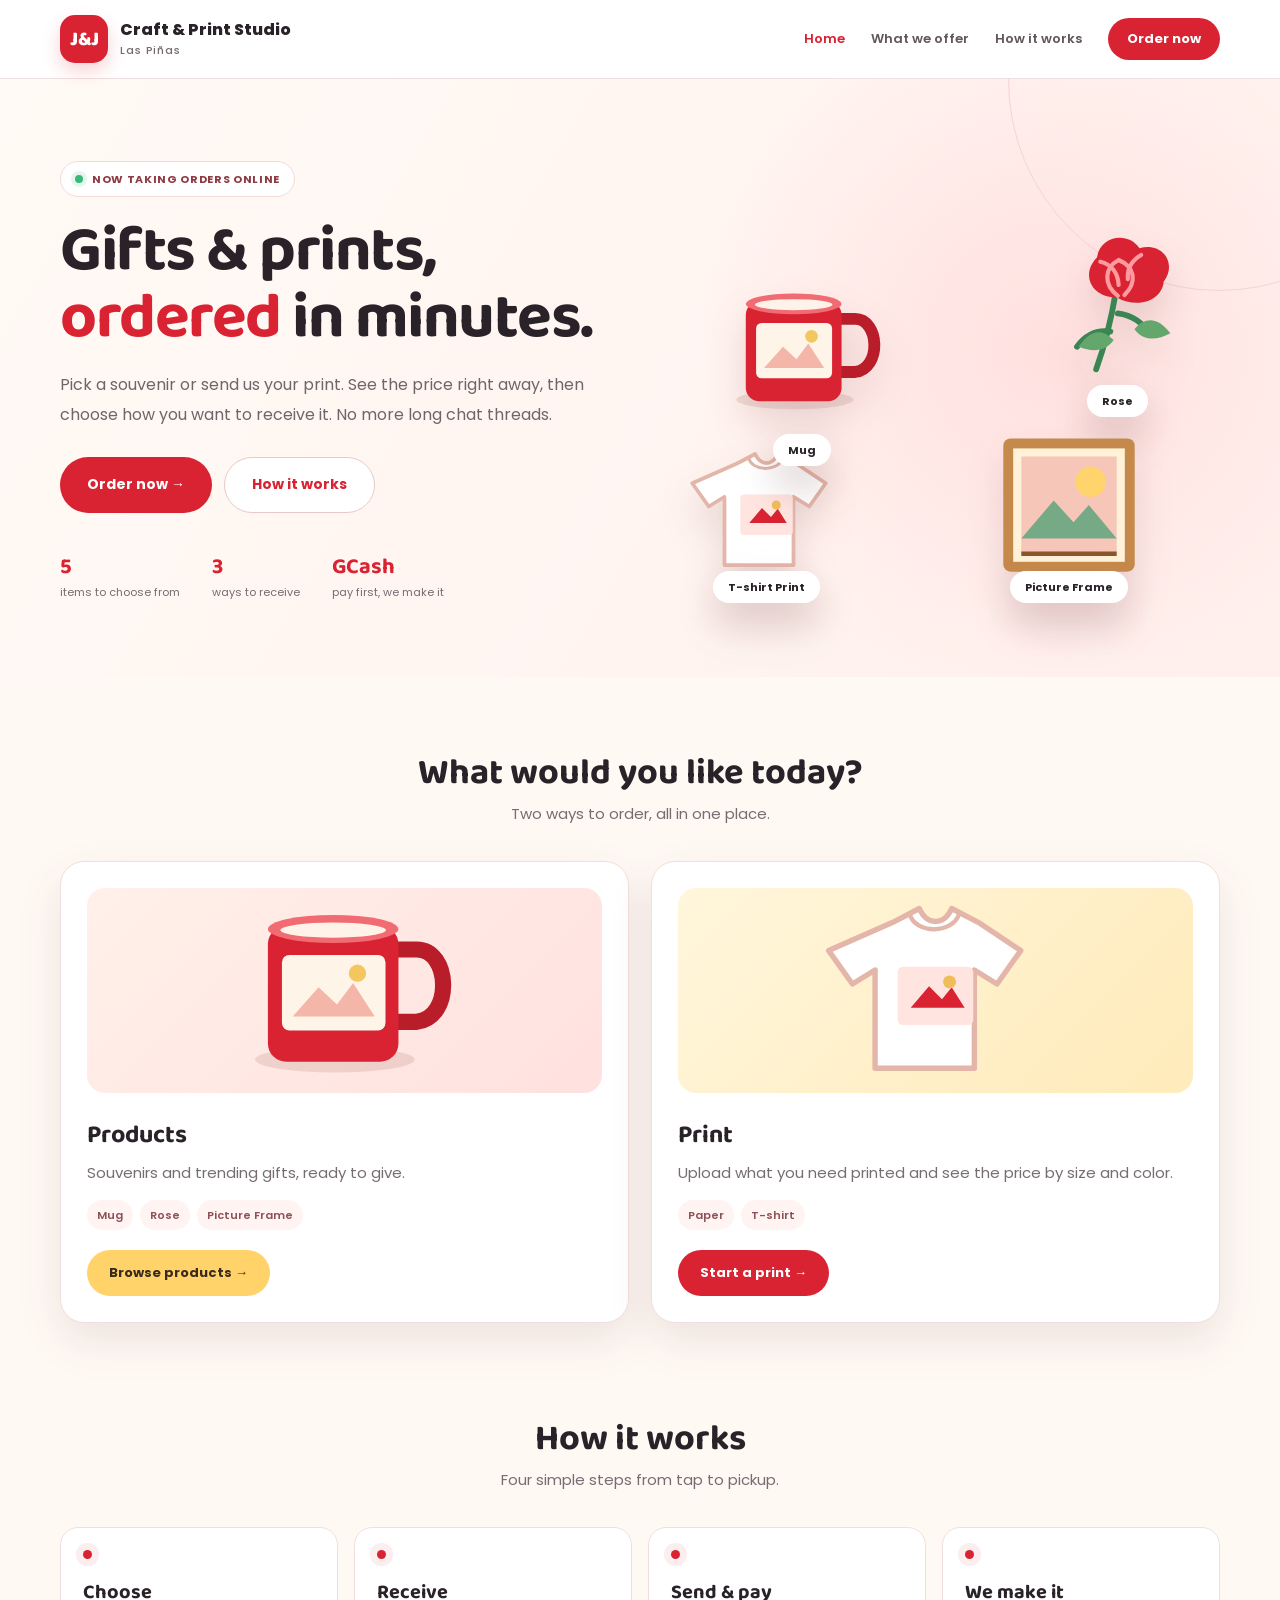
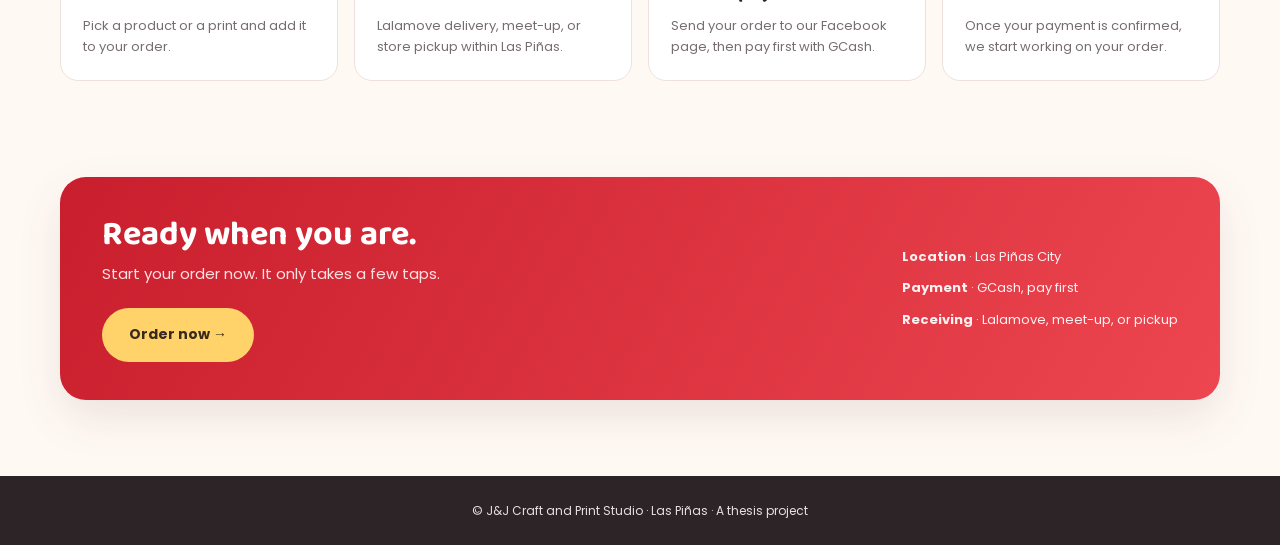
<file: jj-studio/index.html>
<!doctype html>
<html lang="en">
<head>
<meta charset="utf-8">
<meta name="viewport" content="width=device-width, initial-scale=1">
<title>J&J Craft and Print Studio – Order gifts and prints online</title>
<meta name="description" content="Order souvenirs and prints from J&J Craft and Print Studio in Las Piñas.">
<link rel="preconnect" href="https://fonts.googleapis.com">
<link rel="preconnect" href="https://fonts.gstatic.com" crossorigin>
<link href="https://fonts.googleapis.com/css2?family=Baloo+2:wght@700;800&family=Poppins:wght@400;500;600;700&display=swap" rel="stylesheet">
<link rel="stylesheet" href="css/style.css">
</head>
<body>
<header class="site">
  <div class="container nav">
    <a href="index.html" class="brand"><span class="logo">J&amp;J</span><span>Craft &amp; Print Studio<small>Las Piñas</small></span></a>
    <div class="nav-links">
      <a class="link active" href="index.html">Home</a>
      <a class="link" href="#offer">What we offer</a>
      <a class="link" href="#how">How it works</a>
      <a class="btn btn-primary btn-sm" href="order.html">Order now</a>
    </div>
  </div>
</header>

<section class="hero">
  <div class="container hero-grid">
    <div>
      <span class="eyebrow"><i></i> Now taking orders online</span>
      <h1>Gifts &amp; prints, <span>ordered</span> in minutes.</h1>
      <p class="lead">Pick a souvenir or send us your print. See the price right away, then choose how you want to receive it. No more long chat threads.</p>
      <div class="hero-cta">
        <a class="btn btn-primary btn-lg" href="order.html">Order now →</a>
        <a class="btn btn-ghost btn-lg" href="#how">How it works</a>
      </div>
      <div class="hero-stats">
        <div><b>5</b><span>items to choose from</span></div>
        <div><b>3</b><span>ways to receive</span></div>
        <div><b>GCash</b><span>pay first, we make it</span></div>
      </div>
    </div>
    <div class="hero-art" aria-hidden="true">
      <div class="float a" id="hMug"><span class="chip">Mug</span></div>
      <div class="float b" id="hRose"><span class="chip">Rose</span></div>
      <div class="float c" id="hFrame"><span class="chip">Picture Frame</span></div>
      <div class="float d" id="hShirt"><span class="chip">T-shirt Print</span></div>
    </div>
  </div>
</section>

<section class="block" id="offer">
  <div class="container">
    <div class="sec-head">
      <h2>What would you like today?</h2>
      <p>Two ways to order, all in one place.</p>
    </div>
    <div class="offer-grid">
      <a class="offer prod" href="order.html?type=product">
        <div class="art" id="oProd"></div>
        <h3>Products</h3>
        <p>Souvenirs and trending gifts, ready to give.</p>
        <div class="tags"><span>Mug</span><span>Rose</span><span>Picture Frame</span></div>
        <span class="btn btn-yellow" style="width:max-content">Browse products →</span>
      </a>
      <a class="offer print" href="order.html?type=print">
        <div class="art" id="oPrint"></div>
        <h3>Print</h3>
        <p>Upload what you need printed and see the price by size and color.</p>
        <div class="tags"><span>Paper</span><span>T-shirt</span></div>
        <span class="btn btn-primary" style="width:max-content">Start a print →</span>
      </a>
    </div>
  </div>
</section>

<section class="block" id="how" style="padding-top:20px">
  <div class="container">
    <div class="sec-head">
      <h2>How it works</h2>
      <p>Four simple steps from tap to pickup.</p>
    </div>
    <div class="steps">
      <div class="step"><h3>Choose</h3><p>Pick a product or a print and add it to your order.</p></div>
      <div class="step"><h3>Receive</h3><p>Lalamove delivery, meet-up, or store pickup within Las Piñas.</p></div>
      <div class="step"><h3>Send &amp; pay</h3><p>Send your order to our Facebook page, then pay first with GCash.</p></div>
      <div class="step"><h3>We make it</h3><p>Once your payment is confirmed, we start working on your order.</p></div>
    </div>
  </div>
</section>

<section class="block" style="padding-top:20px">
  <div class="container">
    <div class="band">
      <div>
        <h2>Ready when you are.</h2>
        <p>Start your order now. It only takes a few taps.</p>
        <a class="btn btn-yellow btn-lg" href="order.html" style="margin-top:22px">Order now →</a>
      </div>
      <div class="info">
        <div><b>Location</b> · Las Piñas City</div>
        <div><b>Payment</b> · GCash, pay first</div>
        <div><b>Receiving</b> · Lalamove, meet-up, or pickup</div>
      </div>
    </div>
  </div>
</section>

<footer class="site-foot">
  <div class="container">© J&amp;J Craft and Print Studio · Las Piñas · A thesis project</div>
</footer>

<script src="js/art.js"></script>
<script>
  const put = (id, html) => document.getElementById(id).innerHTML = html;
  put('hMug', ART.mug + document.querySelector('#hMug').innerHTML);
  put('hRose', ART.rose + document.querySelector('#hRose').innerHTML);
  put('hFrame', ART.frame + document.querySelector('#hFrame').innerHTML);
  put('hShirt', ART.tshirt + document.querySelector('#hShirt').innerHTML);
  put('oProd', ART.mug);
  put('oPrint', ART.tshirt);
</script>
</body>
</html>
</file>
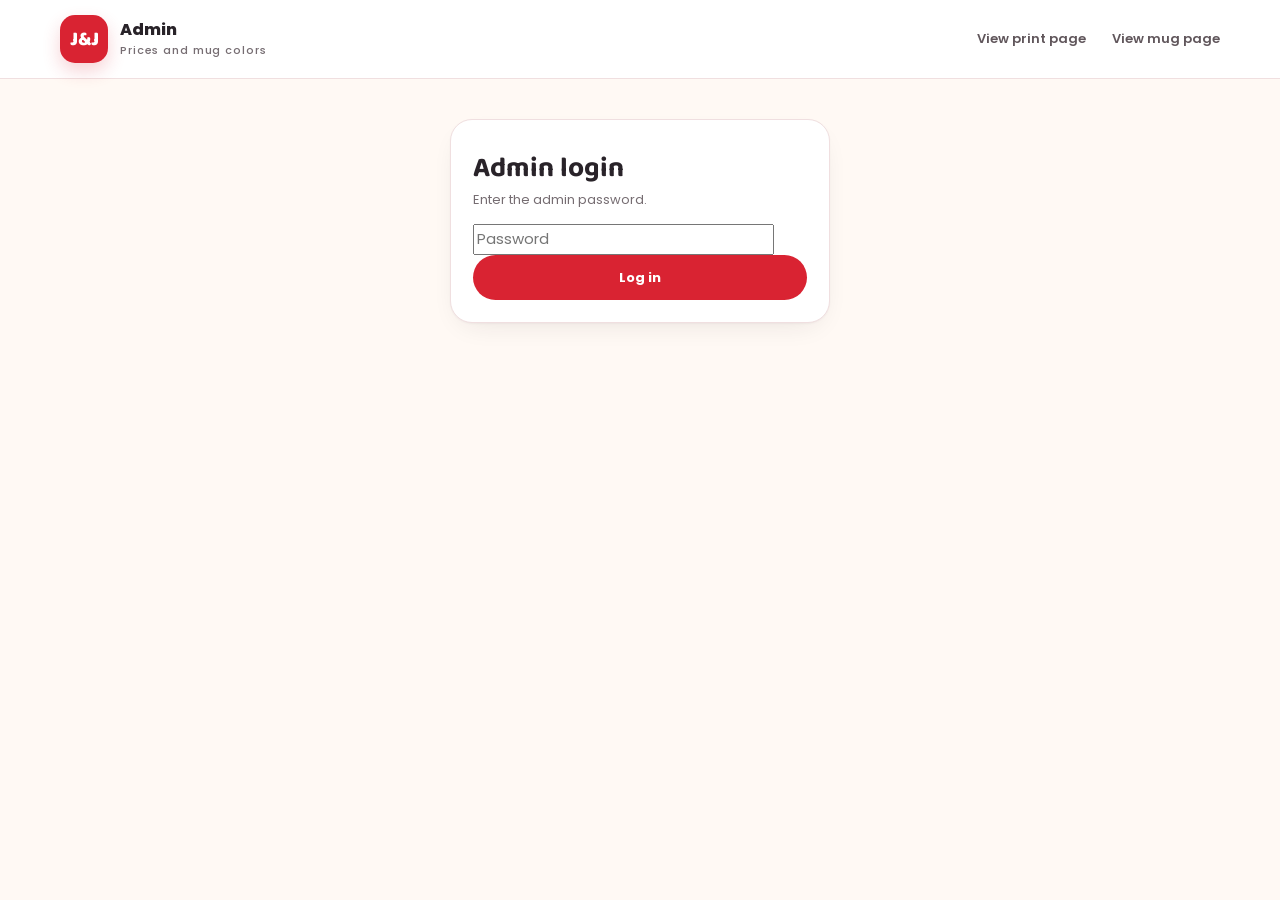
<file: jj-studio/admin.html>
<!doctype html>
<html lang="en">
<head>
<meta charset="utf-8">
<meta name="viewport" content="width=device-width, initial-scale=1">
<meta name="robots" content="noindex">
<title>Admin – Prices and Mug Colors</title>
<link href="https://fonts.googleapis.com/css2?family=Baloo+2:wght@700;800&family=Poppins:wght@400;500;600;700&display=swap" rel="stylesheet">
<link rel="stylesheet" href="css/style.css">
<link rel="stylesheet" href="css/print.css">
<link rel="stylesheet" href="css/mug.css">
</head>
<body>
<header class="site"><div class="container nav">
  <a href="index.html" class="brand"><span class="logo">J&amp;J</span><span>Admin<small>Prices and mug colors</small></span></a>
  <div class="nav-links"><a class="link" href="print.html">View print page</a><a class="link" href="customize-mug.html">View mug page</a><button class="btn btn-ghost btn-sm" id="logout" type="button" hidden>Log out</button></div>
</div></header>

<main class="container">
  <section class="pr-card ad-login" id="login">
    <h1 class="pr-title" style="font-size:28px">Admin login</h1>
    <p class="muted">Enter the admin password.</p>
    <input type="password" id="pw" placeholder="Password" autocomplete="current-password">
    <button class="btn btn-primary" id="go" type="button" style="width:100%">Log in</button>
    <p class="pr-err" id="loginErr" hidden>Wrong password.</p>
  </section>

  <section class="ad-wrap" id="editor" hidden>
    <h1 class="pr-title">Paper print prices</h1>
    <p class="pr-sub">Prices are per page, in pesos. Changes show on the print page right after you save.</p>
    <div id="tables"></div>
    <div class="ad-bar">
      <button class="btn btn-primary btn-lg" id="save" type="button">Save prices</button>
      <button class="btn btn-ghost btn-lg" id="reset" type="button">Reset to default</button>
      <span class="ad-ok" id="ok" hidden>Saved ✓</span>
    </div>
    <p class="muted">Temporary setup: prices, mug colors and the password are saved in this browser only, so other devices will not see your changes. When the PHP/MySQL back end is added, this page will save to the database with a real login.</p>
  </section>
</main>

<script src="js/prices.js"></script>
<script src="js/mugcolors.js"></script>
<script src="js/admin.js"></script>
</body>
</html>
</file>
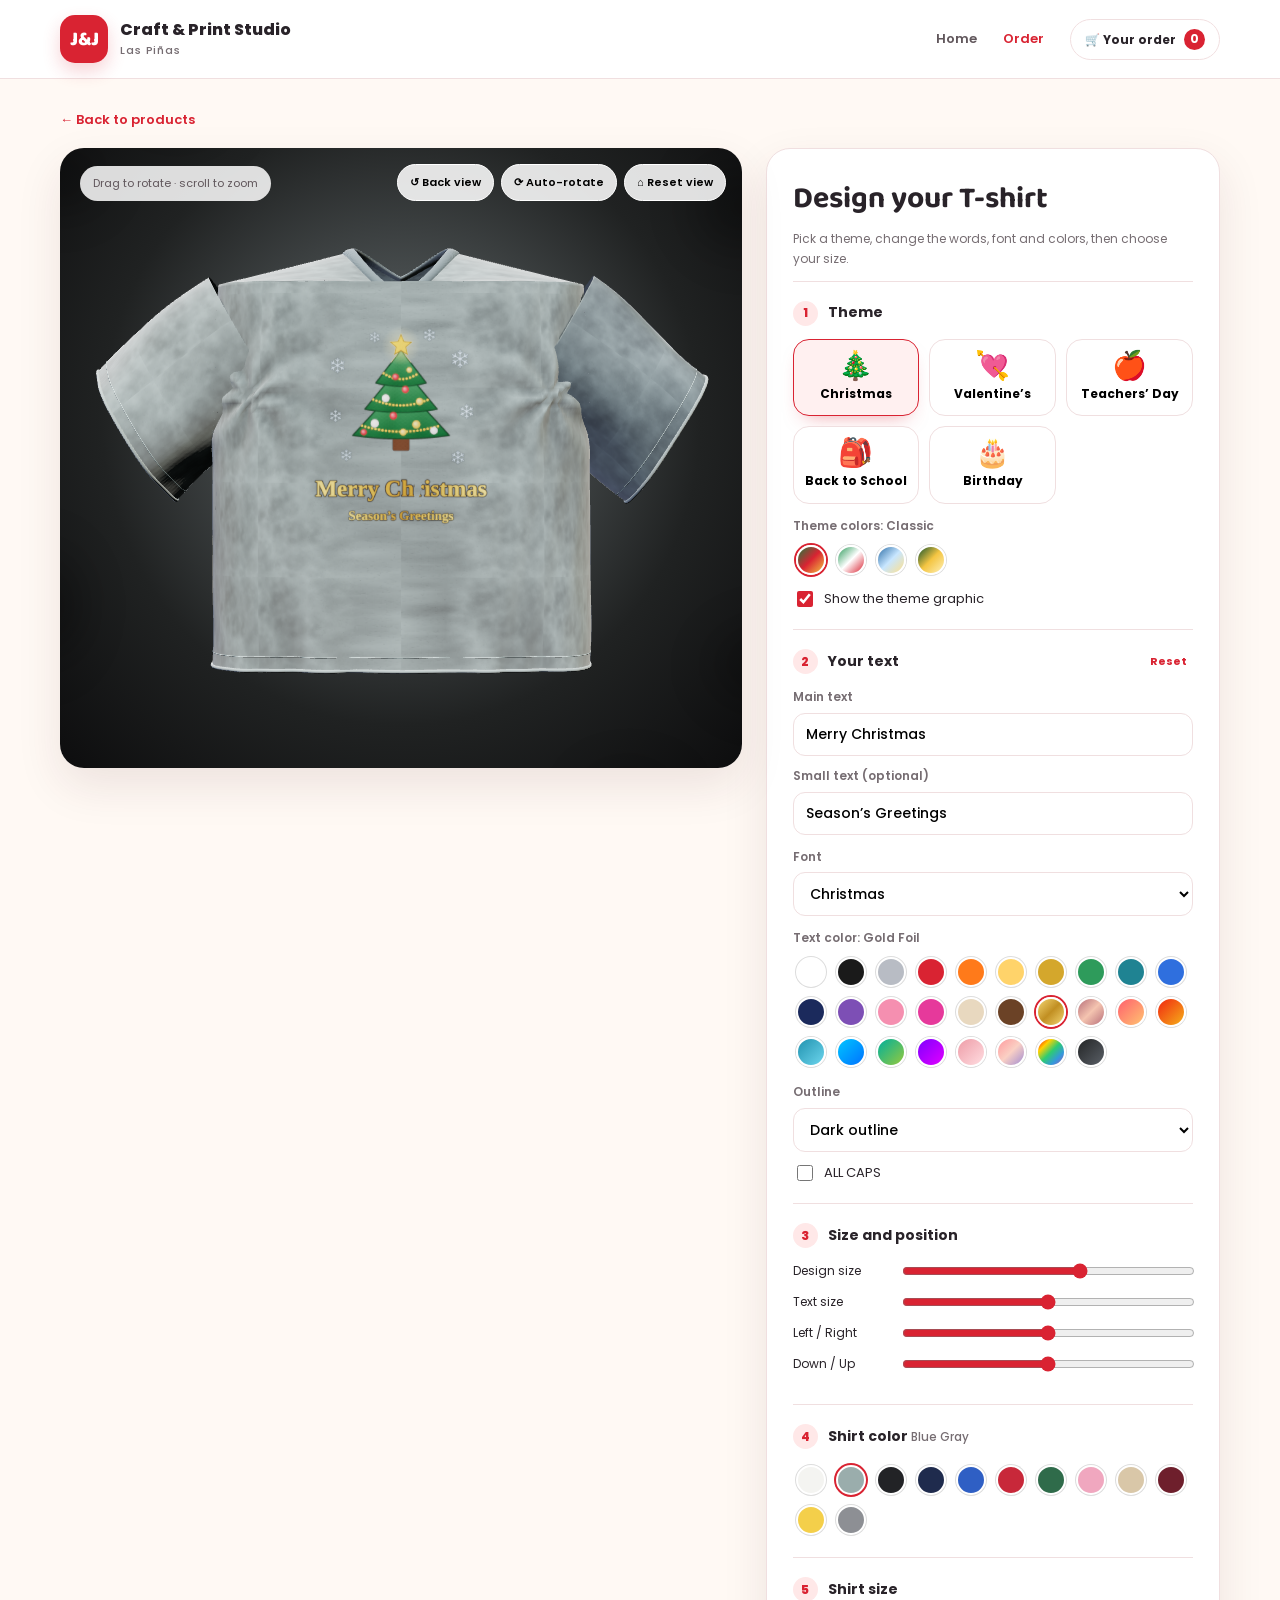
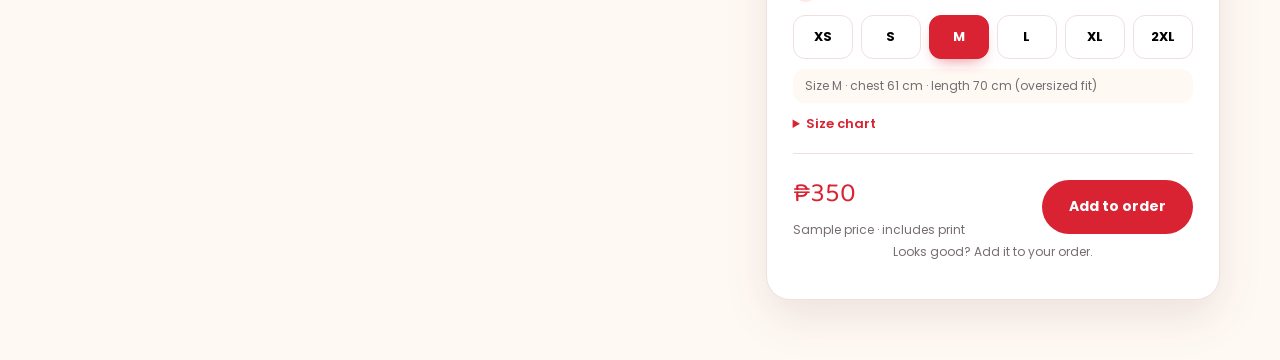
<file: jj-studio/customize-tshirt.html>
<!doctype html>
<html lang="en">
<head>
<meta charset="utf-8">
<meta name="viewport" content="width=device-width, initial-scale=1">
<title>Design your T-shirt – J&J Craft and Print Studio</title>
<link rel="preconnect" href="https://fonts.googleapis.com">
<link rel="preconnect" href="https://fonts.gstatic.com" crossorigin>
<link href="https://fonts.googleapis.com/css2?family=Anton&family=Bangers&family=Baloo+2:wght@700;800&family=Chewy&family=Dancing+Script:wght@700&family=Great+Vibes&family=Lobster&family=Mountains+of+Christmas:wght@700&family=Pacifico&family=Permanent+Marker&family=Playfair+Display:ital,wght@1,700&family=Poppins:wght@400;500;600;700&display=swap" rel="stylesheet">
<link rel="stylesheet" href="css/style.css">
<style>
  [hidden]{display:none!important}
  /* dark studio look, like the reference photo */
  .viewport{background:radial-gradient(ellipse at 50% 44%,#70797a 0%,#464b4c 30%,#202222 62%,#0d0d0e 100%)}
  .viewport::before{content:"";position:absolute;inset:-10%;z-index:0;pointer-events:none;filter:blur(22px);opacity:.75;
    background:
      radial-gradient(ellipse 90px 70px at 8% 12%,rgba(0,0,0,.6),transparent 70%),
      radial-gradient(ellipse 110px 60px at 22% 4%,rgba(0,0,0,.55),transparent 70%),
      radial-gradient(ellipse 100px 90px at 92% 16%,rgba(0,0,0,.6),transparent 70%),
      radial-gradient(ellipse 80px 110px at 6% 70%,rgba(0,0,0,.6),transparent 70%),
      radial-gradient(ellipse 120px 80px at 96% 78%,rgba(0,0,0,.6),transparent 70%),
      radial-gradient(ellipse 90px 60px at 78% 96%,rgba(0,0,0,.55),transparent 70%)}
  .viewport canvas{position:relative;z-index:1}
  .viewport .vp-hint,.viewport .vp-tools{z-index:2}
  .vp-hint.gone{opacity:0;transition:.4s}

  .thm-grid{display:grid;grid-template-columns:repeat(auto-fill,minmax(104px,1fr));gap:10px}
  .thm{display:flex;flex-direction:column;align-items:center;gap:4px;padding:12px 8px;border:1.5px solid var(--line);border-radius:16px;background:#fff;cursor:pointer;font-family:inherit;transition:.15s}
  .thm span{font-size:28px;line-height:1}.thm b{font-size:12px;text-align:center}
  .thm:hover{border-color:#e9a9ae;transform:translateY(-2px)}
  .thm.on{border-color:var(--red);background:#fff0f0;box-shadow:0 10px 20px -12px rgba(217,35,50,.5)}
  .txt-in{width:100%;padding:10px 12px;border:1px solid var(--line);border-radius:12px;font:500 14px Poppins,sans-serif;background:#fff}
  .txt-in:focus{outline:2px solid var(--red);outline-offset:1px}
  .fld{margin-bottom:10px}
  .lbl{font-size:12px;color:var(--muted);margin:12px 0 6px;font-weight:600}
  .swatches{max-height:132px;overflow-y:auto;padding:3px}
  .sw{background:var(--c);transition:transform .15s}.sw:hover{transform:scale(1.1)}
  .chk{display:flex;align-items:center;gap:8px;font-size:13px;margin-top:10px;cursor:pointer}
  .chk input{accent-color:var(--red);width:16px;height:16px}
  .szrow{display:grid;grid-template-columns:repeat(6,1fr);gap:8px}
  .szb{padding:11px 0;border:1.5px solid var(--line);border-radius:12px;background:#fff;font:700 13px Poppins,sans-serif;cursor:pointer;transition:.15s}
  .szb:hover{border-color:#e9a9ae}
  .szb.on{border-color:var(--red);background:var(--red);color:#fff;box-shadow:0 8px 16px -8px rgba(217,35,50,.6)}
  .specs{margin:10px 0 0;padding:8px 12px;border-radius:12px;background:var(--cream);line-height:1.5}
  details{margin-top:10px;font-size:13px}
  summary{cursor:pointer;color:var(--red);font-weight:600}
  .chart{width:100%;border-collapse:collapse;margin-top:8px;font-size:13px}
  .chart th{background:var(--pink);text-align:left;padding:7px 10px;font-size:12px}
  .chart td{padding:7px 10px;border-top:1px solid var(--line)}
  @media(max-width:560px){.szrow{grid-template-columns:repeat(3,1fr)}}
</style>
<script type="importmap">
{ "imports": { "three": "./js/vendor/three.module.min.js" } }
</script>
</head>
<body>
<header class="site">
  <div class="container nav">
    <a href="index.html" class="brand"><span class="logo">J&amp;J</span><span>Craft &amp; Print Studio<small>Las Piñas</small></span></a>
    <div class="nav-links">
      <a class="link" href="index.html">Home</a>
      <a class="link active" href="order.html">Order</a>
      <a class="cart-pill" href="order.html?type=product&open=cart">🛒 <span>Your order</span> <b data-cart-count>0</b></a>
    </div>
  </div>
</header>

<main class="container ed">
  <a class="back" href="products.html">← Back to products</a>
  <div class="ed-grid">
    <section class="viewport" id="viewport" aria-label="3D T-shirt preview">
      <div class="vp-hint" id="hint">Drag to rotate · scroll to zoom</div>
      <div class="vp-tools">
        <button class="vp-btn" id="back" type="button">↺ Back view</button>
        <button class="vp-btn" id="spin" aria-pressed="false" type="button">⟳ Auto-rotate</button>
        <button class="vp-btn" id="reset" type="button">⌂ Reset view</button>
      </div>
      <div class="vp-load" id="loading">Loading 3D…</div>
    </section>

    <aside class="panel">
      <h1>Design your T-shirt</h1>
      <p class="sub">Pick a theme, change the words, font and colors, then choose your size.</p>

      <div class="ed-sec">
        <div class="ed-h"><span class="ed-num">1</span><h3>Theme</h3></div>
        <div class="thm-grid" id="themes"></div>
        <div class="lbl">Theme colors: <span id="schemeName"></span></div>
        <div class="swatches" id="schemes"></div>
        <label class="chk"><input type="checkbox" id="showArt" checked> Show the theme graphic</label>
      </div>

      <div class="ed-sec">
        <div class="ed-h"><span class="ed-num">2</span><h3>Your text</h3><button class="linkbtn" id="resetDesign" type="button">Reset</button></div>
        <div class="fld"><div class="lbl" style="margin-top:0">Main text</div><input class="txt-in" id="t1" type="text" maxlength="28" placeholder="e.g. Merry Christmas"></div>
        <div class="fld"><div class="lbl" style="margin-top:0">Small text (optional)</div><input class="txt-in" id="t2" type="text" maxlength="36" placeholder="e.g. The Santos Family"></div>
        <div class="lbl">Font</div>
        <select class="txt-in" id="font" aria-label="Font"></select>
        <div class="lbl">Text color: <span id="fillName">White</span></div>
        <div class="swatches" id="tcolors"></div>
        <div class="lbl">Outline</div>
        <select class="txt-in" id="outline" aria-label="Text outline">
          <option value="dark" selected>Dark outline</option>
          <option value="light">Light outline</option>
          <option value="none">No outline</option>
        </select>
        <label class="chk"><input type="checkbox" id="caps"> ALL CAPS</label>
      </div>

      <div class="ed-sec">
        <div class="ed-h"><span class="ed-num">3</span><h3>Size and position</h3></div>
        <div class="rng"><label for="scale">Design size</label><input type="range" id="scale" min="0.5" max="1.15" step="0.01" value="0.9"></div>
        <div class="rng"><label for="tsize">Text size</label><input type="range" id="tsize" min="0.6" max="1.4" step="0.01" value="1"></div>
        <div class="rng"><label for="tx">Left / Right</label><input type="range" id="tx" min="-1" max="1" step="0.01" value="0"></div>
        <div class="rng"><label for="ty">Down / Up</label><input type="range" id="ty" min="-1" max="1" step="0.01" value="0"></div>
      </div>

      <div class="ed-sec">
        <div class="ed-h"><span class="ed-num">4</span><h3>Shirt color <small id="shirtName">Blue Gray</small></h3></div>
        <div class="swatches" id="scolors"></div>
      </div>

      <div class="ed-sec">
        <div class="ed-h"><span class="ed-num">5</span><h3>Shirt size</h3></div>
        <div class="szrow" id="sizes"></div>
        <p class="muted specs" id="sizeInfo"></p>
        <details>
          <summary>Size chart</summary>
          <table class="chart"><thead><tr><th>Size</th><th>Chest (cm)</th><th>Length (cm)</th></tr></thead><tbody id="chart"></tbody></table>
        </details>
      </div>

      <div class="ed-foot">
        <div><div class="price" id="price">₱350</div><small class="muted">Sample price · includes print</small></div>
        <button class="btn btn-primary btn-lg" id="add" disabled>Add to order</button>
      </div>
      <p class="muted center" id="addHint">Looks good? Add it to your order.</p>
    </aside>
  </div>
</main>

<script src="js/cart.js"></script>
<script type="module" src="js/tshirt3d.js"></script>
</body>
</html>
</file>
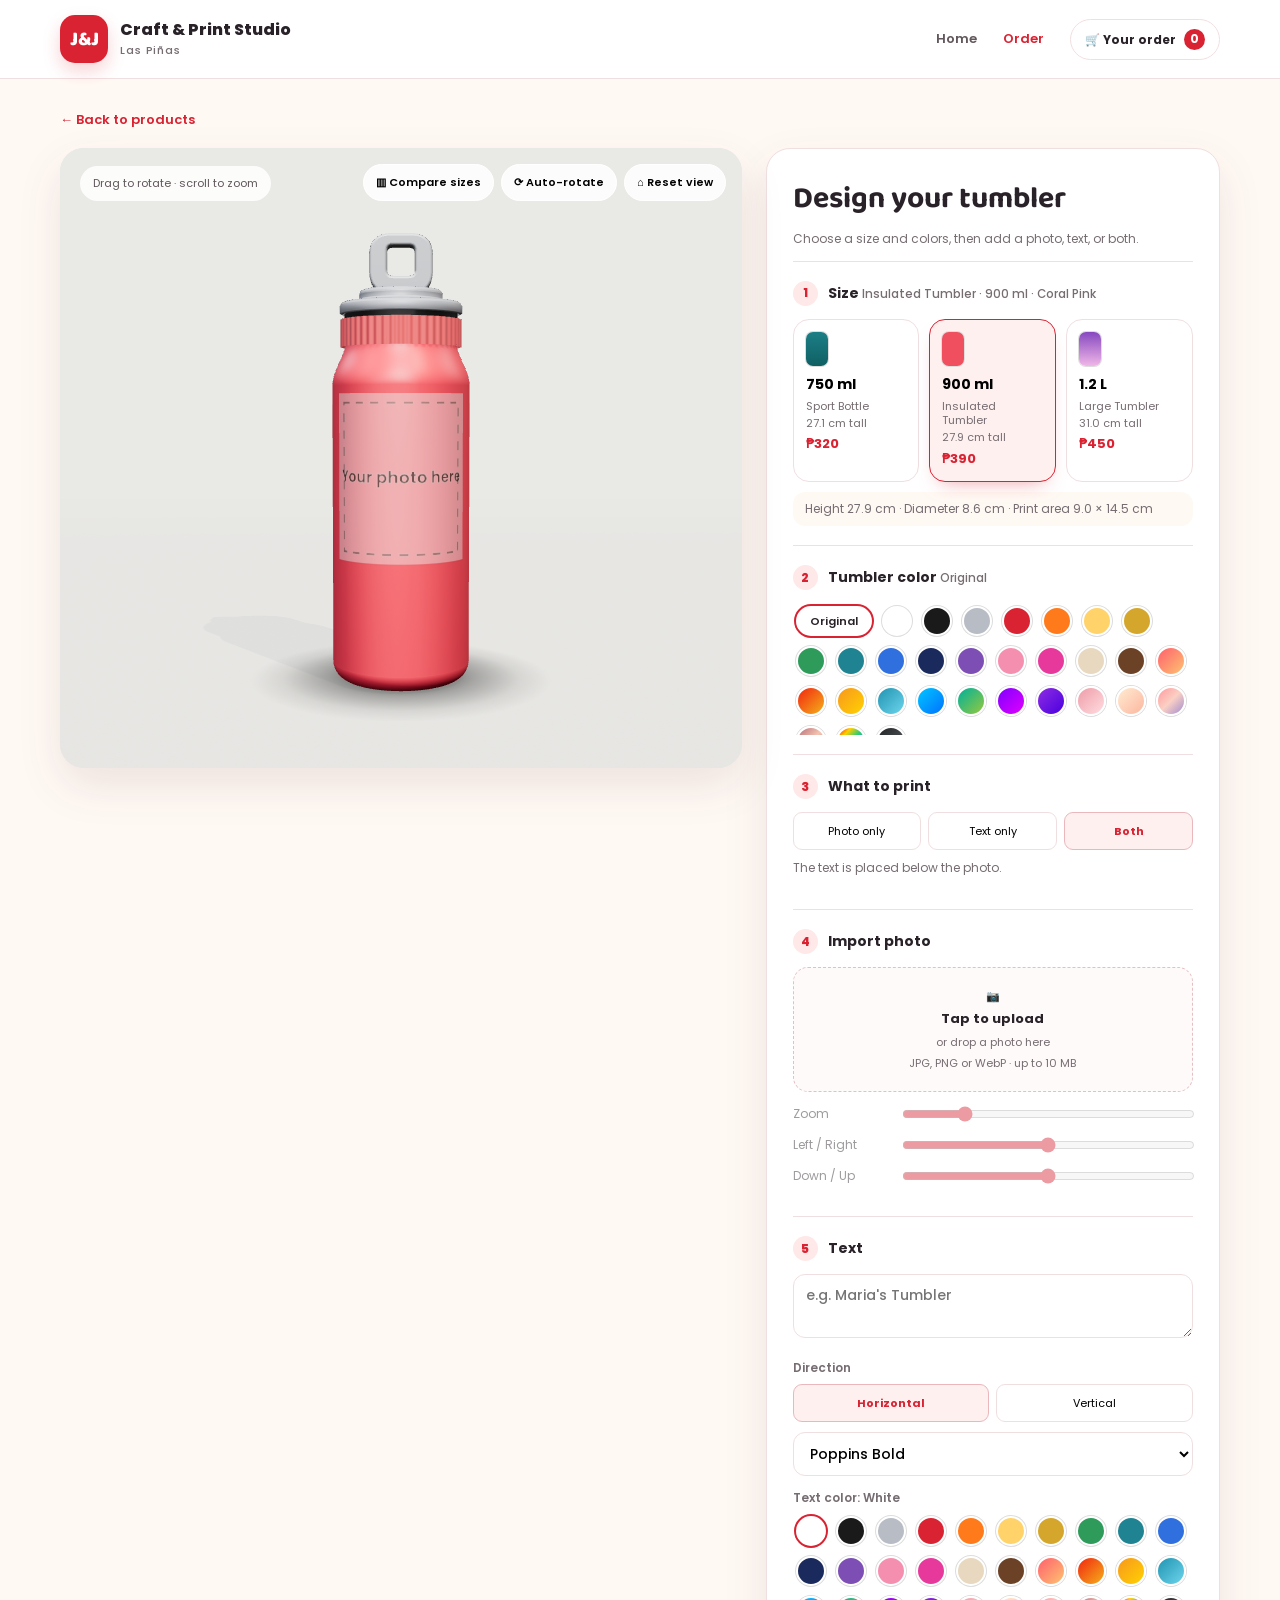
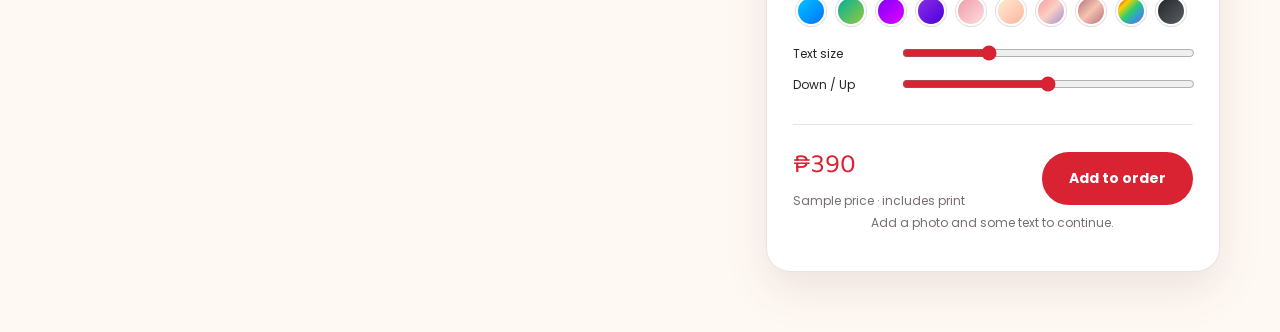
<file: jj-studio/customize-tumbler.html>
<!doctype html>
<html lang="en">
<head>
<meta charset="utf-8">
<meta name="viewport" content="width=device-width, initial-scale=1">
<title>Design your tumbler – J&J Craft and Print Studio</title>
<link rel="preconnect" href="https://fonts.googleapis.com">
<link rel="preconnect" href="https://fonts.gstatic.com" crossorigin>
<link href="https://fonts.googleapis.com/css2?family=Baloo+2:wght@700;800&family=Poppins:wght@400;500;600;700&display=swap" rel="stylesheet">
<link rel="stylesheet" href="css/style.css">
<style>
  [hidden]{display:none!important}
  .tsz-grid{display:grid;grid-template-columns:repeat(3,1fr);gap:10px}
  .tsz{display:flex;flex-direction:column;align-items:flex-start;gap:3px;padding:12px;border:1.5px solid var(--line);border-radius:16px;background:#fff;cursor:pointer;font-family:inherit;text-align:left;transition:.15s}
  .tsz:hover{border-color:#e9a9ae}
  .tsz.on{border-color:var(--red);background:#fff0f0;box-shadow:0 10px 20px -12px rgba(217,35,50,.5)}
  .tsz i{width:22px;height:34px;border-radius:7px;background:var(--c);box-shadow:0 0 0 1px #ddd;margin-bottom:4px}
  .tsz b{font-size:14px}.tsz small{color:var(--muted);font-size:11px;line-height:1.3}.tsz span{color:var(--red);font-weight:700;font-size:13px}
  .specs{margin:10px 0 0;padding:8px 12px;border-radius:12px;background:var(--cream);line-height:1.5}
  .txt-in{width:100%;padding:10px 12px;border:1px solid var(--line);border-radius:12px;font:500 14px Poppins,sans-serif;background:#fff;resize:vertical}
  .txt-in:focus{outline:2px solid var(--red);outline-offset:1px}
  .row2{display:grid;gap:10px;margin:10px 0}
  .swatches{max-height:132px;overflow-y:auto;padding:3px}
  .sw{background:var(--c);transition:transform .15s}.sw:hover{transform:scale(1.1)}
  .sw.orig{width:auto;padding:0 12px;border-radius:99px;background:#fff;color:var(--ink);font:600 11px Poppins,sans-serif}
  .lbl{font-size:12px;color:var(--muted);margin:12px 0 6px;font-weight:600}
  .seg{margin-bottom:0}
  .adjust-off{opacity:.45;pointer-events:none}
  @media(max-width:560px){.tsz-grid{grid-template-columns:1fr}.tsz{flex-direction:row;align-items:center;gap:10px}.tsz i{margin:0}}
</style>
<script type="importmap">
{ "imports": { "three": "./js/vendor/three.module.min.js" } }
</script>
</head>
<body>
<header class="site">
  <div class="container nav">
    <a href="index.html" class="brand"><span class="logo">J&amp;J</span><span>Craft &amp; Print Studio<small>Las Piñas</small></span></a>
    <div class="nav-links">
      <a class="link" href="index.html">Home</a>
      <a class="link active" href="order.html">Order</a>
      <a class="cart-pill" href="order.html?type=product&open=cart">🛒 <span>Your order</span> <b data-cart-count>0</b></a>
    </div>
  </div>
</header>

<main class="container ed">
  <a class="back" href="products.html">← Back to products</a>
  <div class="ed-grid">
    <section class="viewport" id="viewport" aria-label="3D tumbler preview">
      <div class="vp-hint" id="hint">Drag to rotate · scroll to zoom</div>
      <div class="vp-tools">
        <button class="vp-btn" id="compare" aria-pressed="false">▥ Compare sizes</button>
        <button class="vp-btn" id="spin" aria-pressed="false">⟳ Auto-rotate</button>
        <button class="vp-btn" id="reset">⌂ Reset view</button>
      </div>
      <div class="vp-load" id="loading">Loading 3D…</div>
    </section>

    <aside class="panel">
      <h1>Design your tumbler</h1>
      <p class="sub">Choose a size and colors, then add a photo, text, or both.</p>

      <div class="ed-sec">
        <div class="ed-h"><span class="ed-num">1</span><h3>Size <small id="sizeName"></small></h3></div>
        <div class="tsz-grid" id="sizes"></div>
        <p class="muted specs" id="specs"></p>
      </div>

      <div class="ed-sec">
        <div class="ed-h"><span class="ed-num">2</span><h3>Tumbler color <small id="bcName">Original</small></h3></div>
        <div class="swatches" id="bcolors"></div>
      </div>

      <div class="ed-sec">
        <div class="ed-h"><span class="ed-num">3</span><h3>What to print</h3></div>
        <div class="seg" role="radiogroup" aria-label="What to print">
          <button type="button" class="seg-b" data-mode="photo" role="radio">Photo only</button>
          <button type="button" class="seg-b" data-mode="text" role="radio">Text only</button>
          <button type="button" class="seg-b on" data-mode="both" role="radio">Both</button>
        </div>
        <p class="muted" id="modeHint" style="margin-top:8px"></p>
      </div>

      <div class="ed-sec" id="photoSec">
        <div class="ed-h"><span class="ed-num">4</span><h3>Import photo</h3></div>
        <label class="drop" id="drop" for="file">
          <input type="file" id="file" class="sr" accept="image/png,image/jpeg,image/webp">
          <span class="drop-ic">📷</span><strong>Tap to upload</strong><span>or drop a photo here</span>
          <small>JPG, PNG or WebP · up to 10 MB</small>
        </label>
        <div class="picked" id="picked" hidden>
          <img id="pimg" alt="">
          <div><b id="pname">photo.jpg</b><small id="pdim"></small></div>
          <label class="linkbtn" for="file">Change</label>
          <button class="linkbtn" id="removePhoto" type="button">Remove</button>
        </div>
        <div id="adjust" class="adjust-off" style="margin-top:12px">
          <div class="rng"><label for="zoom">Zoom</label><input type="range" id="zoom" min="0.5" max="3" step="0.01" value="1"></div>
          <div class="rng"><label for="px">Left / Right</label><input type="range" id="px" min="-1" max="1" step="0.01" value="0"></div>
          <div class="rng"><label for="py">Down / Up</label><input type="range" id="py" min="-1" max="1" step="0.01" value="0"></div>
        </div>
      </div>

      <div class="ed-sec" id="textSec">
        <div class="ed-h"><span class="ed-num">5</span><h3>Text</h3></div>
        <textarea class="txt-in" id="txt" rows="2" maxlength="60" placeholder="e.g. Maria's Tumbler"></textarea>

        <div class="lbl">Direction</div>
        <div class="seg" role="radiogroup" aria-label="Text direction">
          <button type="button" class="seg-b on" data-o="h" role="radio">Horizontal</button>
          <button type="button" class="seg-b" data-o="v" role="radio">Vertical</button>
        </div>

        <div class="row2">
          <select class="txt-in" id="font" aria-label="Font"></select>
        </div>

        <div class="lbl">Text color: <span id="fillName">White</span></div>
        <div class="swatches" id="tcolors"></div>

        <div class="rng" style="margin-top:14px"><label for="tsize">Text size</label><input type="range" id="tsize" min="0.06" max="0.34" step="0.005" value="0.14"></div>
        <div class="rng"><label for="ty" id="tyLabel">Down / Up</label><input type="range" id="ty" min="-1" max="1" step="0.01" value="0"></div>
      </div>

      <div class="ed-foot">
        <div><div class="price" id="price">₱390</div><small class="muted">Sample price · includes print</small></div>
        <button class="btn btn-primary btn-lg" id="add" disabled>Add to order</button>
      </div>
      <p class="muted center" id="addHint">Add a photo and some text to continue.</p>
    </aside>
  </div>
</main>

<script src="js/cart.js"></script>
<script type="module" src="js/tumbler3d.js"></script>
</body>
</html>
</file>
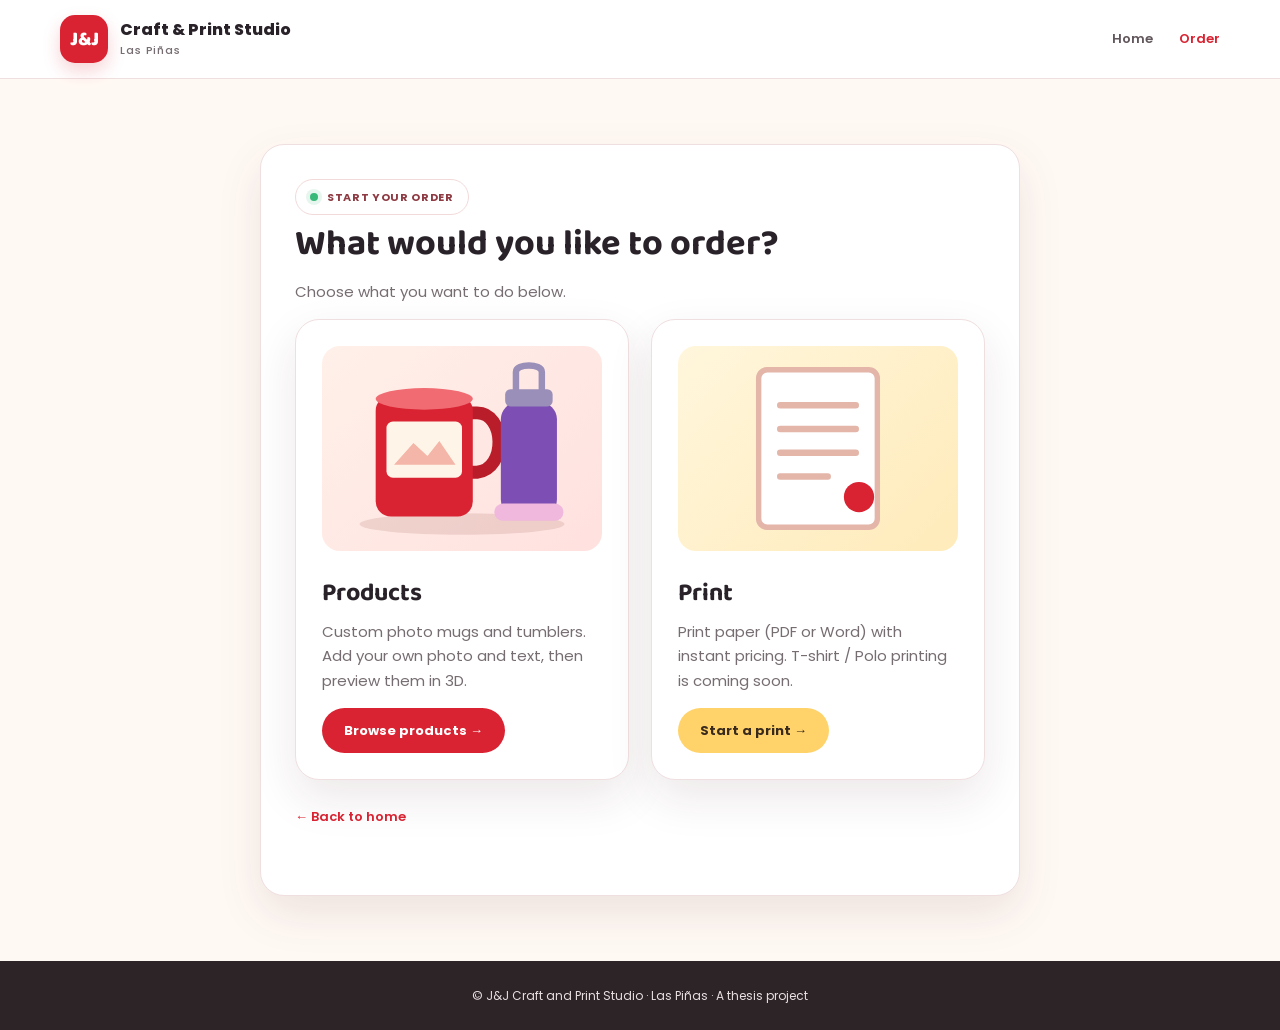
<file: jj-studio/order.html>
<!doctype html>
<html lang="en"><head><meta charset="utf-8"><meta name="viewport" content="width=device-width,initial-scale=1">
<title>Order – J&J Craft and Print Studio</title>
<link rel="preconnect" href="https://fonts.googleapis.com"><link rel="preconnect" href="https://fonts.gstatic.com" crossorigin>
<link href="https://fonts.googleapis.com/css2?family=Baloo+2:wght@700;800&family=Poppins:wght@400;500;600;700&display=swap" rel="stylesheet">
<link rel="stylesheet" href="css/style.css">
<script>
  // Links from the home page use order.html?type=print → go straight to the print page
  if (new URLSearchParams(location.search).get('type') === 'print') location.replace('print.html');
</script>
</head><body>
<header class="site"><div class="container nav"><a href="index.html" class="brand"><span class="logo">J&amp;J</span><span>Craft &amp; Print Studio<small>Las Piñas</small></span></a><div class="nav-links"><a class="link" href="index.html">Home</a><a class="link active" href="order.html">Order</a></div></div></header>
<main class="container order-wrap"><section class="order-card"><span class="eyebrow"><i></i> Start your order</span><h1>What would you like to order?</h1><p>Choose what you want to do below.</p>
<div class="offer-grid"><a class="offer prod" href="products.html"><div class="art"><svg viewBox="0 0 240 190" width="100%" height="100%" role="img" aria-label="Mug and tumbler"><ellipse cx="120" cy="165" rx="95" ry="10" fill="#9b5a4b" opacity=".16"/><path d="M118 62h16c26 0 28 52 0 55h-17" fill="none" stroke="#b91d2a" stroke-width="12" stroke-linecap="round"/><rect x="40" y="46" width="90" height="112" rx="14" fill="#d92332"/><ellipse cx="85" cy="49" rx="45" ry="10" fill="#f16b72"/><rect x="50" y="70" width="70" height="52" rx="6" fill="#fff4e8"/><path d="M57 110l18-20 13 12 11-14 15 22z" fill="#f4b6a8"/><rect x="156" y="52" width="52" height="106" rx="16" fill="#7d4fb5"/><rect x="150" y="146" width="64" height="16" rx="8" fill="#efb8dc"/><rect x="160" y="40" width="44" height="16" rx="5" fill="#9a8fb8"/><path d="M170 40v-16c0-8 24-8 24 0v16" fill="none" stroke="#9a8fb8" stroke-width="6" stroke-linecap="round"/></svg></div><h3>Products</h3><p>Custom photo mugs and tumblers. Add your own photo and text, then preview them in 3D.</p><span class="btn btn-primary">Browse products →</span></a>
<a class="offer print" href="print.html"><div class="art"><svg viewBox="0 0 220 190" width="100%" height="100%" role="img" aria-label="Printed paper"><rect x="55" y="22" width="110" height="146" rx="8" fill="#fff" stroke="#e3b6a9" stroke-width="5"/><path d="M75 55h70M75 77h70M75 99h70M75 121h44" stroke="#e3b6a9" stroke-width="6" stroke-linecap="round"/><circle cx="148" cy="140" r="14" fill="#d92332"/></svg></div><h3>Print</h3><p>Print paper (PDF or Word) with instant pricing. T-shirt / Polo printing is coming soon.</p><span class="btn btn-yellow">Start a print →</span></a></div>
<p style="margin-top:24px"><a class="back" href="index.html">← Back to home</a></p></section></main>
<footer class="site-foot">© J&J Craft and Print Studio · Las Piñas · A thesis project</footer></body></html>
</file>
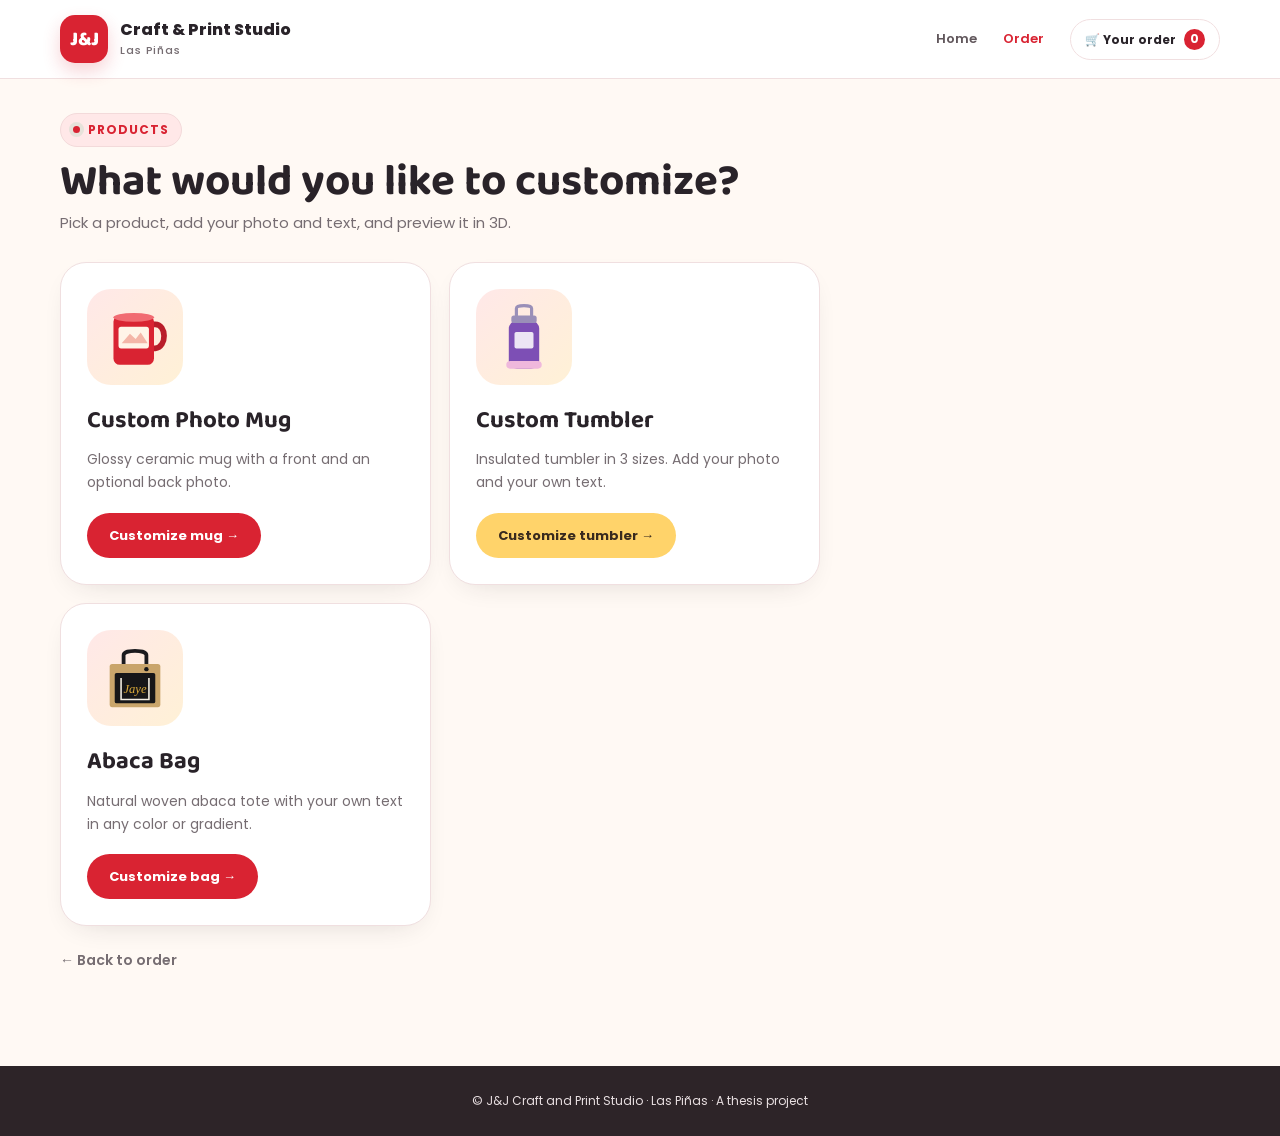
<file: jj-studio/products.html>
<!doctype html>
<html lang="en">
<head>
<meta charset="utf-8">
<meta name="viewport" content="width=device-width, initial-scale=1">
<title>Products – J&J Craft and Print Studio</title>
<link rel="preconnect" href="https://fonts.googleapis.com">
<link rel="preconnect" href="https://fonts.gstatic.com" crossorigin>
<link href="https://fonts.googleapis.com/css2?family=Baloo+2:wght@700;800&family=Poppins:wght@400;500;600;700&display=swap" rel="stylesheet">
<link rel="stylesheet" href="css/style.css">
<link rel="stylesheet" href="css/print.css">
<style>
  .cat-art.svgart{width:96px;height:96px;border-radius:24px;padding:10px}
  .cat-art.svgart svg{width:100%;height:100%}
  a.cat{text-decoration:none;color:inherit}
</style>
</head>
<body>
<header class="site">
  <div class="container nav">
    <a href="index.html" class="brand"><span class="logo">J&amp;J</span><span>Craft &amp; Print Studio<small>Las Piñas</small></span></a>
    <div class="nav-links">
      <a class="link" href="index.html">Home</a>
      <a class="link active" href="order.html">Order</a>
      <a class="cart-pill" href="order.html?type=product&open=cart">🛒 <span>Your order</span> <b data-cart-count>0</b></a>
    </div>
  </div>
</header>

<main class="container pr">
  <span class="eyebrow"><i></i> Products</span>
  <h1 class="pr-title">What would you like to customize?</h1>
  <p class="pr-sub">Pick a product, add your photo and text, and preview it in 3D.</p>

  <div class="cat-grid">
    <a class="cat" href="customize-mug.html">
      <div class="cat-art svgart"><svg viewBox="0 0 120 120" role="img" aria-label="Mug"><path d="M82 40h10c18 0 19 36 0 38H81" fill="none" stroke="#b91d2a" stroke-width="9" stroke-linecap="round"/><rect x="26" y="26" width="64" height="78" rx="10" fill="#d92332"/><ellipse cx="58" cy="29" rx="32" ry="7" fill="#f16b72"/><rect x="34" y="44" width="48" height="34" rx="4" fill="#fff4e8"/><path d="M39 70l13-15 9 8 8-10 11 17z" fill="#f4b6a8"/></svg></div>
      <h2>Custom Photo Mug</h2>
      <p>Glossy ceramic mug with a front and an optional back photo.</p>
      <span class="btn btn-primary">Customize mug →</span>
    </a>
    <a class="cat" href="customize-tumbler.html">
      <div class="cat-art svgart"><svg viewBox="0 0 120 120" role="img" aria-label="Tumbler"><rect x="36" y="34" width="48" height="76" rx="13" fill="#7d4fb5"/><rect x="32" y="98" width="56" height="12" rx="6" fill="#efb8dc"/><rect x="40" y="26" width="40" height="12" rx="4" fill="#9a8fb8"/><path d="M48 26v-11c0-6 24-6 24 0v11" fill="none" stroke="#9a8fb8" stroke-width="5" stroke-linecap="round"/><rect x="45" y="52" width="30" height="26" rx="3" fill="#fff" opacity=".85"/></svg></div>
      <h2>Custom Tumbler</h2>
      <p>Insulated tumbler in 3 sizes. Add your photo and your own text.</p>
      <span class="btn btn-yellow">Customize tumbler →</span>
    </a>
    <a class="cat" href="customize-bag.html">
      <div class="cat-art svgart"><svg viewBox="0 0 120 120" role="img" aria-label="Abaca bag"><path d="M42 40V24c0-9 36-9 36 0v16" fill="none" stroke="#1b1b1e" stroke-width="6" stroke-linecap="round"/><rect x="20" y="38" width="80" height="68" rx="4" fill="#c9a56b"/><rect x="28" y="52" width="64" height="48" rx="3" fill="#161618"/><path d="M38 60v34h44V60" fill="none" stroke="#f3eee3" stroke-width="2.5"/><text x="60" y="84" text-anchor="middle" font-family="cursive" font-style="italic" font-size="20" fill="#d9a93a">Jaye</text><circle cx="78" cy="46" r="3.5" fill="#161618"/></svg></div>
      <h2>Abaca Bag</h2>
      <p>Natural woven abaca tote with your own text in any color or gradient.</p>
      <span class="btn btn-primary">Customize bag →</span>
    </a>
  </div>
  <p style="margin-top:22px"><a class="back" href="order.html">← Back to order</a></p>
</main>

<footer class="site-foot">© J&J Craft and Print Studio · Las Piñas · A thesis project</footer>
<script src="js/cart.js"></script>
</body>
</html>
</file>
<file: jj-studio/css/style.css>
:root{--ink:#292329;--muted:#766d72;--red:#d92332;--red-dark:#aa1724;--cream:#fff9f4;--pink:#ffe8e8;--yellow:#ffd36a;--line:#f0dfe0;--shadow:0 18px 45px rgba(82,28,36,.10)}
*{box-sizing:border-box}
html{scroll-behavior:smooth}
body{margin:0;background:var(--cream);color:var(--ink);font-family:'Poppins',Arial,sans-serif;font-size:15px;line-height:1.65}
a{color:inherit;text-decoration:none}
button,input{font:inherit}
.container{width:min(1160px,calc(100% - 40px));margin-inline:auto}
.site{position:sticky;top:0;z-index:20;background:rgba(255,255,255,.94);backdrop-filter:blur(14px);border-bottom:1px solid var(--line)}
.nav{min-height:78px;display:flex;align-items:center;justify-content:space-between;gap:24px}
.brand{display:flex;align-items:center;gap:12px;font-weight:800;line-height:1.15;font-size:16px}
.brand small{display:block;color:var(--muted);font-size:11px;font-weight:500;letter-spacing:.08em;margin-top:5px}
.logo{display:grid;place-items:center;width:48px;height:48px;border-radius:15px;background:var(--red);color:white;font-family:'Baloo 2',sans-serif;font-size:20px;box-shadow:0 8px 18px #d9233233}
.nav-links{display:flex;align-items:center;gap:26px}
.link{font-size:13px;font-weight:600;color:#61575c;transition:.2s}
.link:hover,.link.active{color:var(--red)}
.btn{display:inline-flex;align-items:center;justify-content:center;border:0;border-radius:999px;padding:12px 22px;font-weight:700;font-size:13px;cursor:pointer;transition:transform .2s,box-shadow .2s,background .2s}
.btn:hover{transform:translateY(-2px);box-shadow:0 10px 22px #9f1c2826}
.btn-primary{background:var(--red);color:#fff}
.btn-primary:hover{background:var(--red-dark)}
.btn-yellow{background:var(--yellow);color:#392a1e}
.btn-ghost{border:1px solid #e7c9ca;background:#fff;color:var(--red)}
.btn-sm{padding:10px 19px}.btn-lg{padding:15px 27px;font-size:14px}
.hero{position:relative;overflow:hidden;padding:82px 0 76px;background:radial-gradient(circle at 82% 45%,#ffe0df 0,transparent 32%),linear-gradient(120deg,#fffaf5,#fff0ed)}
.hero:before{content:"";position:absolute;width:420px;height:420px;border:1px solid #f5d4d3;border-radius:50%;right:-150px;top:-210px}
.hero-grid{display:grid;grid-template-columns:1fr 1fr;align-items:center;gap:44px;position:relative}
.eyebrow{display:inline-flex;align-items:center;gap:9px;padding:8px 14px;border-radius:999px;background:#fff;border:1px solid #f3dada;color:#8e3b43;font-size:11px;font-weight:700;letter-spacing:.06em;text-transform:uppercase}
.eyebrow i{width:8px;height:8px;border-radius:50%;background:#38b879;box-shadow:0 0 0 4px #38b87920}
h1,h2,h3,p{margin-top:0}
.hero h1{font-family:'Baloo 2','Poppins',sans-serif;font-size:clamp(42px,5vw,66px);line-height:1.04;letter-spacing:-1.5px;margin:22px 0 18px;max-width:620px}
.hero h1 span{color:var(--red)}
.lead{font-size:16px;color:#70656a;max-width:550px;line-height:1.85}
.hero-cta{display:flex;gap:12px;flex-wrap:wrap;margin-top:28px}
.hero-stats{display:flex;gap:32px;flex-wrap:wrap;margin-top:42px}
.hero-stats div{display:flex;flex-direction:column}
.hero-stats b{font-family:'Baloo 2',sans-serif;font-size:22px;color:var(--red);line-height:1.1}
.hero-stats span{font-size:11px;color:var(--muted);margin-top:4px}
.hero-art{height:430px;position:relative;display:grid;place-items:center}
.float{position:absolute;display:grid;place-items:center;filter:drop-shadow(0 20px 18px #662b2b24);animation:float 5s ease-in-out infinite}
.float.a{width:190px;height:220px;left:8%;top:17%;z-index:2}
.float.b{width:150px;height:210px;right:5%;top:8%;animation-delay:-1.5s}
.float.c{width:180px;height:180px;right:11%;bottom:0;animation-delay:-2s}
.float.d{width:165px;height:170px;left:4%;bottom:0;animation-delay:-.8s}
.chip{position:absolute;bottom:-7px;background:#fff;padding:7px 15px;border-radius:99px;font-size:11px;font-weight:700;box-shadow:var(--shadow);white-space:nowrap}
@keyframes float{0%,100%{transform:translateY(0) rotate(-2deg)}50%{transform:translateY(-12px) rotate(2deg)}}
.block{padding:76px 0}
.sec-head{text-align:center;margin:0 auto 34px;max-width:600px}
.sec-head h2,.band h2{font-family:'Baloo 2',sans-serif;font-size:36px;line-height:1.15;margin-bottom:8px}
.sec-head p{color:var(--muted);margin-bottom:0}
.offer-grid{display:grid;grid-template-columns:1fr 1fr;gap:22px}
.offer{background:#fff;border:1px solid var(--line);border-radius:24px;padding:26px;box-shadow:var(--shadow);transition:.2s}
.offer:hover{transform:translateY(-5px);box-shadow:0 22px 50px #662b2b1c}
.offer .art{height:205px;border-radius:18px;display:grid;place-items:center;overflow:hidden;margin-bottom:22px}
.offer.prod .art{background:linear-gradient(135deg,#fff0e9,#ffe1df)}
.offer.print .art{background:linear-gradient(135deg,#fff6dc,#ffebba)}
.offer h3{font-family:'Baloo 2',sans-serif;font-size:25px;margin-bottom:5px}
.offer p{color:var(--muted);margin-bottom:14px}
.tags{display:flex;gap:7px;flex-wrap:wrap;margin-bottom:20px}
.tags span{font-size:11px;font-weight:600;padding:6px 10px;border-radius:99px;background:#fff4f2;color:#8c5156}
.steps{display:grid;grid-template-columns:repeat(4,1fr);gap:16px}
.step{padding:22px;background:#fff;border:1px solid var(--line);border-radius:18px}
.step:before{content:"";display:block;width:9px;height:9px;border-radius:50%;background:var(--red);box-shadow:0 0 0 7px #d9233214;margin-bottom:17px}
.step h3{font-family:'Baloo 2',sans-serif;font-size:20px;margin-bottom:6px}
.step p{font-size:13px;color:var(--muted);margin:0}
.band{display:flex;justify-content:space-between;align-items:center;gap:30px;padding:38px 42px;border-radius:26px;background:linear-gradient(120deg,#c91e2d,#ed4650);color:#fff;box-shadow:var(--shadow)}
.band h2{font-size:34px}.band p{color:#ffe3e4;margin-bottom:0}
.band .info{display:grid;gap:10px;font-size:13px;color:#fff1f1}
.site-foot{padding:25px 0;background:#2d2428;color:#e8dfe1;text-align:center;font-size:12px}
.cart-pill{border:1px solid var(--line);border-radius:99px;padding:9px 14px;font-size:12px;font-weight:700}
.cart-pill b{display:inline-grid;place-items:center;background:var(--red);color:white;width:21px;height:21px;border-radius:50%;margin-left:5px}
.ed{padding-top:28px;padding-bottom:60px}.back{display:inline-block;color:var(--red);font-weight:600;font-size:13px;margin-bottom:18px}
.ed-grid{display:grid;grid-template-columns:minmax(0,1.2fr) minmax(340px,.8fr);gap:24px;align-items:start}
.viewport{height:620px;min-height:420px;position:relative;overflow:hidden;border-radius:24px;background:#e9eae5;box-shadow:var(--shadow)}
.viewport canvas{display:block;width:100%;height:100%}
.vp-hint,.vp-tools{position:absolute;z-index:2}.vp-hint{top:18px;left:20px;padding:8px 13px;border-radius:99px;background:#ffffffd9;font-size:11px;color:#61575c}
.vp-tools{right:16px;top:16px;display:flex;gap:7px;flex-wrap:wrap;justify-content:flex-end}
.vp-btn{border:1px solid #ffffff;background:#ffffffdd;border-radius:99px;padding:8px 12px;font-size:11px;font-weight:600;cursor:pointer}
.vp-btn.on{background:var(--red);color:#fff;border-color:var(--red)}
.vp-load{position:absolute;inset:0;display:grid;place-items:center;color:#756d68;font-weight:600;pointer-events:none}
.panel{padding:26px;background:#fff;border:1px solid var(--line);border-radius:24px;box-shadow:var(--shadow)}
.panel h1{font-family:'Baloo 2',sans-serif;font-size:30px;margin-bottom:4px}
.sub,.muted{color:var(--muted);font-size:12px}.ed-sec{border-top:1px solid var(--line);padding:19px 0}
.ed-h{display:flex;align-items:center;gap:10px;margin-bottom:13px}.ed-h h3{font-size:14px;margin:0;flex:1}.ed-h h3 small{color:var(--muted);font-weight:500}
.ed-num{display:grid;place-items:center;width:25px;height:25px;border-radius:50%;background:#ffe8e8;color:var(--red);font-weight:800;font-size:12px}
.drop{display:flex;align-items:center;flex-direction:column;gap:3px;padding:19px 12px;border:1.5px dashed #e6bfc2;border-radius:15px;background:#fffafa;cursor:pointer;text-align:center}
.drop:hover{border-color:var(--red);background:#fff4f4}.drop-ic{font-size:23px}.drop strong{font-size:13px}.drop span,.drop small{font-size:11px;color:var(--muted)}
.sr{position:absolute;width:1px;height:1px;opacity:0}
.picked{display:flex;align-items:center;gap:12px;padding:9px;border:1px solid var(--line);border-radius:12px}.picked img{width:54px;height:54px;object-fit:cover;border-radius:8px}.picked div{display:grid;flex:1;min-width:0}.picked b{font-size:12px;overflow:hidden;text-overflow:ellipsis;white-space:nowrap}.picked small{font-size:10px;color:var(--muted)}
.linkbtn{background:none;border:0;color:var(--red);font-size:11px;font-weight:700;cursor:pointer}
.seg{display:flex;gap:7px}.seg-b{flex:1;border:1px solid var(--line);background:white;border-radius:9px;padding:9px;font-size:11px;cursor:pointer}.seg-b.on{background:#fff0f0;border-color:#eab7bc;color:var(--red);font-weight:700}
.rng{display:grid;grid-template-columns:95px 1fr;align-items:center;gap:12px;margin:11px 0;font-size:12px}.rng input{width:100%;accent-color:var(--red)}
.swatches{display:flex;gap:10px;flex-wrap:wrap}.sw{width:30px;height:30px;border-radius:50%;background:var(--c);border:2px solid white;box-shadow:0 0 0 1px #ddd;cursor:pointer}.sw.on{box-shadow:0 0 0 2px var(--red)}
.ed-foot{display:flex;align-items:center;justify-content:space-between;gap:10px;border-top:1px solid var(--line);padding-top:18px}.price{font-family:'Baloo 2',sans-serif;font-size:27px;color:var(--red)}.center{text-align:center}
.toast{position:fixed;bottom:22px;left:50%;transform:translateX(-50%);background:#292329;color:white;padding:11px 18px;border-radius:99px;font-size:12px;z-index:99}
.order-wrap{padding:65px 0;min-height:65vh}.order-card{max-width:760px;margin:auto;background:#fff;border:1px solid var(--line);border-radius:24px;padding:34px;box-shadow:var(--shadow)}
.order-card h1{font-family:'Baloo 2',sans-serif;font-size:36px;margin-bottom:5px}.order-card p{color:var(--muted)}
@media(max-width:850px){.hero-grid{grid-template-columns:1fr}.hero-art{height:330px;max-width:520px;width:100%;margin:auto}.steps{grid-template-columns:repeat(2,1fr)}.ed-grid{grid-template-columns:1fr}.viewport{height:480px}.band{align-items:flex-start;flex-direction:column}.nav-links{gap:13px}}
@media(max-width:560px){.container{width:min(100% - 28px,1160px)}.nav{min-height:68px}.brand{font-size:13px}.logo{width:40px;height:40px}.nav-links{gap:10px}.nav-links .link{display:none}.btn-sm{padding:9px 13px}.hero{padding:55px 0}.hero h1{font-size:43px}.lead{font-size:14px}.hero-stats{gap:19px;margin-top:30px}.hero-art{height:285px}.float.a{width:145px;height:170px}.float.b{width:120px;height:160px}.float.c{width:140px;height:140px}.float.d{width:125px;height:130px}.block{padding:52px 0}.sec-head h2{font-size:29px}.offer-grid{grid-template-columns:1fr}.steps{grid-template-columns:1fr 1fr}.band{padding:28px 23px}.band h2{font-size:29px}.viewport{height:390px;min-height:360px}.vp-tools{left:12px;right:12px;top:55px}.panel{padding:20px}.ed-foot{align-items:flex-start;flex-direction:column}.ed-foot .btn{width:100%}}
</file>
<file: jj-studio/css/print.css>
/* ===== J&J Print page — modern theme ===== */
/* Author display rules were overriding the [hidden] attribute (root cause of the blank preview). */
[hidden]{display:none!important}
body.noscroll{overflow:hidden}
.sr{position:absolute;width:1px;height:1px;opacity:0;overflow:hidden;clip:rect(0 0 0 0)}
.muted{color:var(--muted);font-size:13px}
.center{text-align:center}

.pr{padding:34px 0 70px}
.eyebrow{display:inline-flex;align-items:center;gap:8px;font-size:12px;font-weight:700;letter-spacing:.08em;text-transform:uppercase;color:var(--red);background:var(--pink);padding:6px 12px;border-radius:999px}
.eyebrow i{width:7px;height:7px;border-radius:50%;background:var(--red)}
.pr-title{font-family:'Baloo 2',sans-serif;font-size:clamp(30px,4.4vw,44px);line-height:1.05;margin:12px 0 6px;color:var(--ink)}
.pr-sub{color:var(--muted);margin:0 0 26px;max-width:60ch}
.back{background:none;border:0;color:var(--muted);font:600 14px Poppins,sans-serif;cursor:pointer;padding:0;margin-bottom:10px;text-decoration:none}
.back:hover{color:var(--red)}

/* cards */
.pr-card{background:#fff;border:1px solid var(--line);border-radius:22px;padding:22px;box-shadow:0 1px 2px rgba(41,35,41,.04),0 10px 30px -14px rgba(41,35,41,.14);margin-bottom:18px}
.pr-card h3{margin:0;font-size:16px;font-weight:700}
.ed-h{display:flex;align-items:center;gap:10px;margin-bottom:14px}
.ed-num{width:26px;height:26px;border-radius:9px;background:linear-gradient(135deg,var(--red),#ff6b5b);color:#fff;font:700 13px Poppins,sans-serif;display:grid;place-items:center;flex:none}

/* category */
.cat-grid{display:grid;grid-template-columns:repeat(auto-fit,minmax(260px,1fr));gap:18px;max-width:760px}
.cat{text-align:left;background:#fff;border:1px solid var(--line);border-radius:26px;padding:26px;cursor:pointer;font-family:inherit;display:flex;flex-direction:column;gap:8px;transition:transform .18s,box-shadow .18s,border-color .18s;box-shadow:0 10px 30px -16px rgba(41,35,41,.2)}
.cat:hover{transform:translateY(-4px);border-color:var(--red);box-shadow:0 22px 40px -18px rgba(217,35,50,.35)}
.cat-art{width:64px;height:64px;border-radius:20px;background:linear-gradient(135deg,var(--pink),#fff1d6);display:grid;place-items:center;font-size:32px}
.cat h2{margin:8px 0 0;font-family:'Baloo 2',sans-serif;font-size:24px;color:var(--ink)}
.cat p{margin:0 0 10px;color:var(--muted);font-size:14px;flex:1}
.cat .btn{align-self:flex-start;pointer-events:none}
.pr-soon{margin-top:16px;background:#fff7df;border:1px solid #ffe3a0;border-radius:14px;padding:12px 16px;max-width:760px;font-size:14px}

/* layout */
.pr-grid{display:grid;grid-template-columns:minmax(0,1.3fr) minmax(0,.9fr);gap:22px;align-items:start}
.pr-side{position:sticky;top:84px}

/* upload */
.drop{display:flex;flex-direction:column;align-items:center;gap:4px;text-align:center;padding:30px 18px;border:2px dashed #e6c9cb;border-radius:20px;background:linear-gradient(180deg,#fffafa,var(--cream));cursor:pointer;transition:.18s}
.drop:hover,.drop.over{border-color:var(--red);background:var(--pink);transform:translateY(-1px)}
.drop-ic{font-size:30px;width:56px;height:56px;border-radius:50%;background:#fff;display:grid;place-items:center;box-shadow:0 6px 16px -6px rgba(217,35,50,.35);margin-bottom:6px}
.drop strong{font-size:16px;color:var(--ink)}
.drop span{color:var(--muted);font-size:13px}
.drop small{color:var(--muted);font-size:12px;margin-top:6px}
.loaded{display:flex;align-items:center;gap:14px;padding:14px;border:1px solid var(--line);border-radius:18px;background:var(--cream)}
.thumb{width:62px;height:80px;flex:none;border-radius:10px;background:#fff;border:1px solid var(--line);display:grid;place-items:center;font-size:26px;overflow:hidden;box-shadow:0 4px 12px -6px rgba(0,0,0,.25)}
.thumb img,.thumb canvas{width:100%;height:100%;object-fit:cover;display:block}
.loaded-info{flex:1;min-width:0;display:flex;flex-direction:column;gap:2px}
.loaded-info b{white-space:nowrap;overflow:hidden;text-overflow:ellipsis;font-size:15px}
.loaded-info small{color:var(--muted);font-size:12px}
.pg-row{display:flex;align-items:center;gap:8px;margin-top:8px;flex-wrap:wrap}
.pg-row label{font-size:12px;font-weight:600}
.pg-row input{width:74px;padding:6px 8px;border:1px solid var(--line);border-radius:10px;font:600 14px Poppins,sans-serif}
.linkbtn{color:var(--red);font-weight:600;font-size:13px;cursor:pointer;text-decoration:none;white-space:nowrap}
.linkbtn:hover{text-decoration:underline}
.pr-err{color:var(--red-dark);background:#fff0f0;border:1px solid #ffd0d3;padding:9px 12px;border-radius:12px;font-size:13px;margin:12px 0 0}

/* chips / inputs */
.chips{display:flex;flex-wrap:wrap;gap:8px}
.pchip{border:1px solid var(--line);background:#fff;border-radius:999px;padding:8px 16px;font:600 13px Poppins,sans-serif;cursor:pointer;transition:.15s;color:var(--ink)}
.pchip:hover{border-color:var(--red)}
.pchip.on{background:var(--red);border-color:var(--red);color:#fff;box-shadow:0 8px 16px -8px rgba(217,35,50,.6)}
.txt-in{width:100%;padding:11px 14px;border:1px solid var(--line);border-radius:14px;font:500 14px Poppins,sans-serif;margin-bottom:6px;background:#fff}
.txt-in:focus,.pg-row input:focus{outline:2px solid var(--red);outline-offset:1px}

/* segmented */
.seg{display:inline-flex;background:var(--pink);border-radius:14px;padding:4px;gap:4px;margin-bottom:14px;max-width:100%;flex-wrap:wrap}
.seg-b{border:0;background:transparent;padding:8px 16px;border-radius:10px;font:600 13px Poppins,sans-serif;cursor:pointer;color:var(--muted)}
.seg-b.on{background:#fff;color:var(--red);box-shadow:0 3px 10px -4px rgba(0,0,0,.2)}

/* sizes */
.size-grid{display:grid;grid-template-columns:repeat(auto-fill,minmax(150px,1fr));gap:10px}
.size{display:flex;flex-direction:column;align-items:flex-start;gap:6px;text-align:left;padding:12px;border:1.5px solid var(--line);border-radius:16px;background:#fff;cursor:pointer;font-family:inherit;transition:.15s}
.size:hover{border-color:#e9a9ae;transform:translateY(-1px)}
.size.on{border-color:var(--red);background:linear-gradient(180deg,#fff,var(--pink));box-shadow:0 10px 20px -12px rgba(217,35,50,.5)}
.size-ic{height:48px;display:flex;align-items:flex-end}
.size-ic i{display:block;background:#fff;border:1.5px solid #cfc3c6;border-radius:3px;box-shadow:2px 2px 0 #eadcdd}
.size.on .size-ic i{border-color:var(--red)}
.size-tx b{display:block;font-size:14px}
.size-tx small{color:var(--muted);font-size:11px}
.size-pr{font-weight:700;color:var(--red);font-size:14px}
.size-pr small{color:var(--muted);font-weight:500;font-size:11px;margin-left:3px}
.size-info{display:grid;grid-template-columns:repeat(auto-fit,minmax(130px,1fr));gap:10px;margin-top:14px;background:var(--cream);border-radius:14px;padding:12px 14px}
.size-info div{display:flex;flex-direction:column;font-size:12px;color:var(--muted)}
.size-info b{color:var(--ink);font-size:13px}

/* color */
.color-grid{display:grid;grid-template-columns:1fr 1fr;gap:10px}
.color-opt{display:flex;flex-direction:column;align-items:flex-start;gap:3px;padding:14px;border:1.5px solid var(--line);border-radius:16px;background:#fff;cursor:pointer;font-family:inherit;text-align:left;transition:.15s;position:relative}
.color-opt:hover{border-color:#e9a9ae}
.color-opt.on{border-color:var(--red);background:var(--pink)}
.color-opt b{font-size:14px}
.color-opt span{color:var(--red);font-weight:700;font-size:13px}
.dot{width:26px;height:26px;border-radius:50%;display:block;margin-bottom:4px;border:2px solid #fff;box-shadow:0 0 0 1px var(--line)}
.dot-bw{background:linear-gradient(135deg,#fff 50%,#292329 50%)}
.dot-color{background:conic-gradient(#d92332,#ffd36a,#5ac18e,#4aa3ff,#a56bff,#d92332)}

/* copies */
.qty{display:inline-flex;align-items:center;background:var(--cream);border:1px solid var(--line);border-radius:999px;padding:4px}
.qty button{width:36px;height:36px;border-radius:50%;border:0;background:#fff;font:700 18px Poppins,sans-serif;cursor:pointer;box-shadow:0 2px 6px -2px rgba(0,0,0,.25)}
.qty button:hover{background:var(--red);color:#fff}
.qty span{min-width:48px;text-align:center;font-weight:700}

/* preview: ONE page per row, scroll down for the next page */
.pv-card{padding:18px}
.pv-head{display:flex;align-items:center;justify-content:space-between;gap:10px;margin-bottom:12px}
.pv-tools{display:flex;align-items:center;gap:10px}
.pv-expand{display:inline-flex;align-items:center;gap:6px;border:0;background:var(--ink);color:#fff;border-radius:999px;padding:7px 13px;font:600 12px Poppins,sans-serif;cursor:pointer;transition:.15s}
.pv-expand:hover{background:var(--red);transform:translateY(-1px)}
.pv-body{height:520px;overflow-y:auto;overflow-x:hidden;border-radius:16px;background:linear-gradient(180deg,#f4ecee,#efe5e7);padding:14px;scrollbar-width:thin;scroll-snap-type:y proximity}
.pv-empty{height:100%;display:flex;flex-direction:column;align-items:center;justify-content:center;gap:6px;text-align:center;color:var(--muted);font-size:13px;padding:20px}
.pv-empty span{font-size:42px;opacity:.55}
.pv-empty p{margin:0;max-width:22ch}
.pv-pages{display:flex;flex-direction:column;gap:18px;align-items:center}
.pv-pg{margin:0;width:100%;max-width:420px;cursor:zoom-in;outline:none;transition:transform .15s,opacity .2s;border-radius:6px;scroll-snap-align:start}
.pv-pg:hover,.pv-pg:focus-visible{transform:translateY(-3px)}
.pv-pg:focus-visible .pv-sheet{box-shadow:0 0 0 3px var(--red)}
.pv-pg.off{opacity:.3;filter:grayscale(1)}
.pv-sheet{position:relative;width:100%;background:#fff;border-radius:4px;box-shadow:0 8px 22px -8px rgba(41,35,41,.4);overflow:hidden}
.pv-sheet canvas{display:block;width:100%;height:auto}
.pv-pg figcaption{text-align:center;font-size:12px;font-weight:600;color:var(--muted);margin-top:8px}
.pv-pg:hover .pv-sheet::after{content:"⤢  Click to enlarge";position:absolute;right:8px;top:8px;padding:5px 10px;border-radius:8px;background:rgba(41,35,41,.82);color:#fff;font-size:12px;font-weight:600}
.pv-more{text-align:center;font-size:12px;color:var(--muted);margin:0}
.sk{background:linear-gradient(100deg,#fff 30%,#f6eaec 50%,#fff 70%);background-size:220% 100%;animation:shim 1.2s linear infinite}
@keyframes shim{from{background-position:120% 0}to{background-position:-120% 0}}
.pv-docx{cursor:zoom-in;overflow:hidden}
.pv-docx .docx-wrapper{background:transparent!important;padding:0!important}
.pv-docx section.docx{box-shadow:0 6px 16px -6px rgba(41,35,41,.35)!important;margin:0 auto 14px!important}
.pv-tip{margin:10px 2px 0;font-size:12px;color:var(--muted);text-align:center}
.busy .pv-body{opacity:.7}

/* summary */
.pr-sum h3{font-size:17px;margin-bottom:10px}
.sum-rows div{display:flex;justify-content:space-between;gap:12px;padding:8px 0;border-bottom:1px dashed var(--line);font-size:13px}
.sum-rows span{color:var(--muted)}
.sum-rows b{text-align:right;max-width:60%;overflow-wrap:anywhere}
.sum-total{display:flex;justify-content:space-between;align-items:baseline;margin:14px 0}
.sum-total span{font-weight:600}
.sum-total b{font-family:'Baloo 2',sans-serif;font-size:32px;color:var(--red)}
#add:disabled{opacity:.45;cursor:not-allowed}

/* price tables (also used by admin) */
.pt-h{margin:18px 0 8px;font-size:14px}
.pt-wrap{overflow-x:auto;border:1px solid var(--line);border-radius:14px}
.pt{width:100%;border-collapse:collapse;font-size:13px;min-width:560px}
.pt th{background:var(--pink);text-align:left;padding:10px 12px;font-size:12px;text-transform:uppercase;letter-spacing:.04em}
.pt td{padding:10px 12px;border-top:1px solid var(--line)}

/* ===== enlarge viewer ===== */
.viewer{position:fixed;inset:0;z-index:1000;background:rgba(22,18,22,.94);backdrop-filter:blur(6px);display:flex;flex-direction:column;animation:vwIn .18s ease}
@keyframes vwIn{from{opacity:0}to{opacity:1}}
.vw-bar{display:flex;align-items:center;justify-content:space-between;gap:12px;padding:12px 16px;color:#fff;flex-wrap:wrap}
.vw-l,.vw-r{display:flex;align-items:center;gap:8px}
.vw-bar b{min-width:92px;text-align:center;font-size:14px}
.vw-btn{min-width:38px;height:38px;border-radius:12px;border:0;background:rgba(255,255,255,.12);color:#fff;font:600 20px Poppins,sans-serif;cursor:pointer;transition:.15s;padding:0 10px}
.vw-btn.txt{font-size:13px}
.vw-btn:hover:not(:disabled){background:rgba(255,255,255,.24)}
.vw-btn:disabled{opacity:.3;cursor:default}
.vw-btn.close{background:var(--red)}
.vw-zoom{min-width:50px;text-align:center;font-size:13px;font-weight:600}
.vw-badge{font-size:11px;font-weight:700;padding:4px 10px;border-radius:999px}
.vw-badge.yes{background:#1f9d62;color:#fff}
.vw-badge.no{background:#6b6166;color:#fff}
.vw-body{flex:1;overflow:auto;display:flex;padding:8px 20px 28px;cursor:default}
.vw-body canvas{margin:0 auto;display:block;background:#fff;box-shadow:0 20px 60px rgba(0,0,0,.5);border-radius:4px;max-width:none;flex:none}
.vw-docx{margin:0 auto;color:#000}
.vw-docx .docx-wrapper{background:transparent!important;padding:0!important}
.vw-err{margin:auto;color:#fff}

/* ===== admin (kept) ===== */
.ad-wrap{max-width:980px;margin:0 auto}
.ad-login{max-width:380px;margin:40px auto}
.ad-in{width:100%;padding:11px 14px;border:1px solid var(--line);border-radius:14px;font:500 14px Poppins,sans-serif}
.ad-bar{display:flex;gap:10px;align-items:center;justify-content:space-between;flex-wrap:wrap;margin-bottom:14px}
.ad-ok{color:#1f9d62;font-weight:600;font-size:13px}

/* ===== responsive ===== */
@media (max-width:900px){
  .pr-grid{grid-template-columns:1fr}
  .pr-side{position:static}
  .pv-body{height:460px}
}
@media (max-width:560px){
  .pr{padding-top:22px}
  .pr-card{padding:16px;border-radius:18px}
  .loaded{flex-wrap:wrap}
  .size-grid{grid-template-columns:1fr 1fr}
  .vw-bar{padding:10px}
  .vw-bar b{min-width:70px}
  .vw-body{padding:6px 8px 20px}
}
@media (prefers-reduced-motion:reduce){*{animation:none!important;transition:none!important}}
</file>
<file: jj-studio/css/mug.css>
/* ===== Mug colors: locked swatches (customer page) ===== */
.sw{position:relative;transition:transform .15s,box-shadow .15s}
.sw:not(:disabled):hover{transform:scale(1.08)}
.sw:disabled{cursor:not-allowed;opacity:.45;filter:grayscale(1)}
.sw:disabled::after{content:"";position:absolute;left:-2px;right:-2px;top:50%;height:2px;background:#6f666b;transform:rotate(-45deg)}
#colorNote{margin-top:10px}

/* ===== Mug colors: admin switches ===== */
.mc-list{display:grid;gap:8px;margin-top:12px}
.mc-row{display:flex;align-items:center;gap:12px;padding:10px 14px;border:1px solid var(--line);border-radius:14px;background:#fff;cursor:pointer}
.mc-row.locked{cursor:default;background:var(--cream)}
.mc-dot{width:26px;height:26px;border-radius:50%;background:var(--c);box-shadow:0 0 0 1px #ddd;flex:none}
.mc-name{flex:1;font-weight:600;font-size:14px}
.mc-name small{display:block;color:var(--muted);font-weight:500;font-size:11px}
.mc-toggle{position:absolute;opacity:0;width:1px;height:1px}
.mc-switch{width:44px;height:26px;border-radius:99px;background:#d8cfd1;position:relative;transition:background .2s;flex:none}
.mc-switch::after{content:"";position:absolute;top:3px;left:3px;width:20px;height:20px;border-radius:50%;background:#fff;box-shadow:0 2px 4px rgba(0,0,0,.25);transition:transform .2s}
.mc-toggle:checked + .mc-switch{background:var(--red)}
.mc-toggle:checked + .mc-switch::after{transform:translateX(18px)}
.mc-toggle:disabled + .mc-switch{opacity:.55}
.mc-toggle:focus-visible + .mc-switch{outline:2px solid var(--red);outline-offset:2px}
</file>
